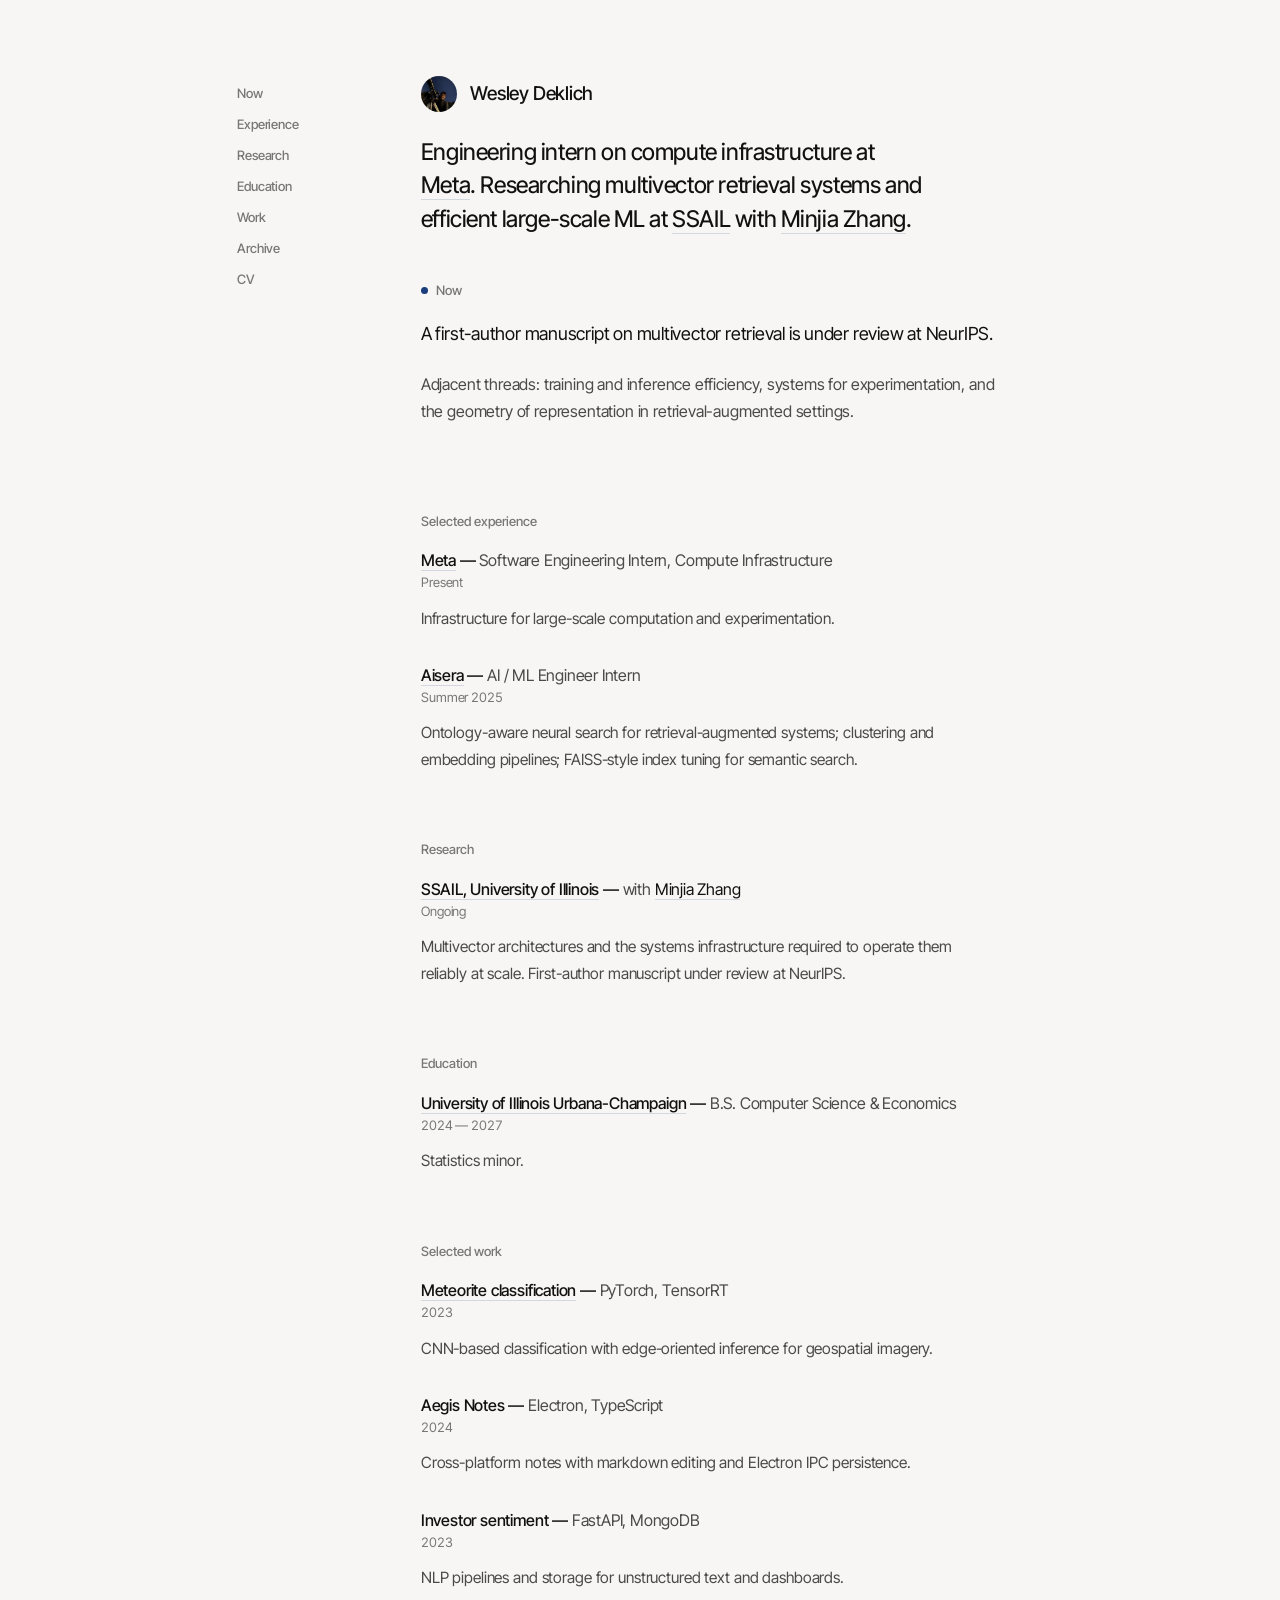
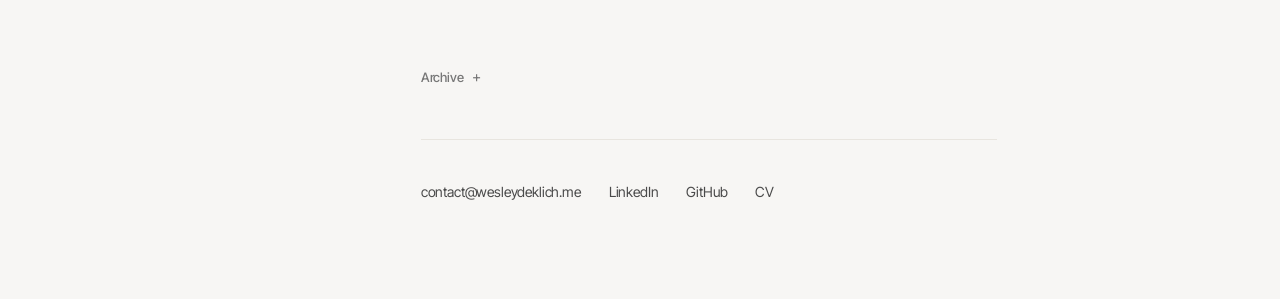
<file: index.html>
<!DOCTYPE html>
<html lang="en">

<head>
  <meta charset="utf-8">
  <meta name="viewport" content="width=device-width, initial-scale=1">
  <meta name="description"
    content="Wesley Deklich — researcher at SSAIL / UIUC, compute infrastructure at Meta. Multivector retrieval systems and efficient large-scale ML.">
  <meta name="author" content="Wesley Deklich">
  <meta name="color-scheme" content="light">
  <link rel="icon" type="image/png" href="img/3.png">
  <link rel="preconnect" href="https://fonts.googleapis.com">
  <link rel="preconnect" href="https://fonts.gstatic.com" crossorigin>
  <link
    href="https://fonts.googleapis.com/css2?family=Inter+Tight:wght@400;450;500;600&display=swap"
    rel="stylesheet">
  <title>Wesley Deklich</title>
  <link href="css/site.css" rel="stylesheet">
</head>

<body>
  <div class="page content">

    <header class="masthead">
      <div class="masthead-id">
        <img class="portrait" src="img/profile.png" alt="">
        <h1>Wesley Deklich</h1>
      </div>

      <p class="thesis">
        Engineering intern on compute infrastructure at <a href="https://about.meta.com/" rel="noopener">Meta</a>.
        Researching multivector retrieval systems and efficient large-scale ML at
        <a href="https://supercomputing-system-ai-lab.github.io/">SSAIL</a>
        with <a href="https://minjiazhang.github.io/">Minjia Zhang</a>.
      </p>
    </header>

    <nav class="rail" aria-label="Sections">
      <a href="#now">Now</a>
      <a href="#experience">Experience</a>
      <a href="#research">Research</a>
      <a href="#education">Education</a>
      <a href="#selected-work">Work</a>
      <a href="#archive">Archive</a>
      <a href="WesleyDeklich.pdf">CV</a>
    </nav>

    <main>

      <section id="now">
        <h2>Now</h2>
        <p>
          A first-author manuscript on multivector retrieval is under review at NeurIPS.
        </p>
        <p class="aside">
          Adjacent threads: training and inference efficiency, systems for experimentation, and the
          geometry of representation in retrieval-augmented settings.
        </p>
      </section>

      <section id="experience">
        <h2>Selected experience</h2>

        <article class="entry">
          <header>
            <p class="entry-title">
              <a href="https://about.meta.com/" rel="noopener">Meta</a> &mdash;
              <span class="role-detail">Software Engineering Intern, Compute Infrastructure</span>
            </p>
            <p class="entry-when">Present</p>
          </header>
          <p>Infrastructure for large-scale computation and experimentation.</p>
        </article>

        <article class="entry">
          <header>
            <p class="entry-title">
              <a href="https://aisera.com/" rel="noopener">Aisera</a> &mdash;
              <span class="role-detail">AI / ML Engineer Intern</span>
            </p>
            <p class="entry-when">Summer 2025</p>
          </header>
          <p>
            Ontology-aware neural search for retrieval-augmented systems; clustering and embedding
            pipelines; FAISS-style index tuning for semantic search.
          </p>
        </article>
      </section>

      <section id="research">
        <h2>Research</h2>

        <article class="entry">
          <header>
            <p class="entry-title">
              <a href="https://supercomputing-system-ai-lab.github.io/">SSAIL, University of Illinois</a> &mdash;
              <span class="role-detail">with <a href="https://minjiazhang.github.io/">Minjia Zhang</a></span>
            </p>
            <p class="entry-when">Ongoing</p>
          </header>
          <p>
            Multivector architectures and the systems infrastructure required to operate them reliably at
            scale. First-author manuscript under review at NeurIPS.
          </p>
        </article>
      </section>

      <section id="education">
        <h2>Education</h2>

        <article class="entry">
          <header>
            <p class="entry-title">
              <a href="https://illinois.edu/" rel="noopener">University of Illinois Urbana-Champaign</a> &mdash;
              <span class="role-detail">B.S. Computer Science &amp; Economics</span>
            </p>
            <p class="entry-when">2024 — 2027</p>
          </header>
          <p>Statistics minor.</p>
        </article>
      </section>

      <section id="selected-work">
        <h2>Selected work</h2>

        <article class="entry">
          <header>
            <p class="entry-title">
              <a href="https://github.com/Wesley3141/Meteorite_Identification" rel="noopener">Meteorite classification</a> &mdash;
              <span class="role-detail">PyTorch, TensorRT</span>
            </p>
            <p class="entry-when">2023</p>
          </header>
          <p>CNN-based classification with edge-oriented inference for geospatial imagery.</p>
        </article>

        <article class="entry">
          <header>
            <p class="entry-title">
              Aegis Notes &mdash;
              <span class="role-detail">Electron, TypeScript</span>
            </p>
            <p class="entry-when">2024</p>
          </header>
          <p>Cross-platform notes with markdown editing and Electron IPC persistence.</p>
        </article>

        <article class="entry">
          <header>
            <p class="entry-title">
              Investor sentiment &mdash;
              <span class="role-detail">FastAPI, MongoDB</span>
            </p>
            <p class="entry-when">2023</p>
          </header>
          <p>NLP pipelines and storage for unstructured text and dashboards.</p>
        </article>
      </section>

      <section id="archive" class="archive">
        <details>
          <summary>Archive</summary>
          <div class="archive-body">
            <p class="archive-intro">
              Earlier roles and side projects. Accurate, but ancillary to the work above.
            </p>

            <article class="entry">
              <header>
                <p class="entry-title">
                  <a href="https://www.csr.utexas.edu/education-outreach/high-school-internships/sees" rel="noopener">STEM
                    Enhancement in Earth Science (SEES)</a> &mdash;
                  <span class="role-detail">Research Intern, UT Austin Center for Space Research</span>
                </p>
                <p class="entry-when">2022</p>
              </header>
              <p>
                Bayesian classification and pairing guidelines for meteorite catalog data; analysis of
                10k+ historical records in Python, TensorFlow, NumPy. Pairing framework based on physical
                attributes, geography, and orbital history. Related work presented at the AGU Fall Meeting.
              </p>
            </article>

            <article class="entry">
              <header>
                <p class="entry-title">
                  <a href="https://www.ringcentral.com/" rel="noopener">RingCentral</a> &mdash;
                  <span class="role-detail">Software Engineering Intern</span>
                </p>
                <p class="entry-when">2022</p>
              </header>
              <p>
                Cloud communication and video services. Latency-oriented analysis in Python and Tableau,
                D3 / Tableau dashboards.
              </p>
            </article>

            <article class="entry">
              <header>
                <p class="entry-title">Aisera <span class="role-detail">— extended notes</span></p>
              </header>
              <p>
                Ontology-driven neural search for retrieval-augmented systems with structured entity hierarchies
                and dense embeddings. Unsupervised clustering with HAC, UMAP, HDBSCAN to organize enterprise
                knowledge bases. FAISS ANN indices (IVF-PQ, HNSW) for low-latency search over multi-million-vector
                corpora.
              </p>
            </article>

            <article class="entry">
              <header>
                <p class="entry-title">
                  Investor analysis dashboard &mdash;
                  <span class="role-detail">FastAPI, MongoDB, NLP</span>
                </p>
              </header>
              <p>
                NLTK and spaCy over investor-facing text; MongoDB schema scaled to hundreds of thousands of rows.
                Dashboard-facing API tuned for high read volume.
              </p>
            </article>

            <article class="entry">
              <header>
                <p class="entry-title">
                  Aegis Notes &mdash;
                  <span class="role-detail">Electron, TypeScript, Tailwind, Jotai, TensorFlow.js</span>
                </p>
              </header>
              <p>
                Markdown editor with preview; persistence via Electron IPC across platforms. Lightweight tagging
                and similarity hooks with TensorFlow.js.
              </p>
            </article>

            <article class="entry">
              <header>
                <p class="entry-title">Other <span class="role-detail">— smaller projects and writing</span></p>
              </header>
              <p>
                UPenn Wharton program (2023). Founded
                <a href="https://marineturtlefoundation.com/" rel="noopener">Marine Turtle Foundation</a>, a
                nonprofit. Built
                <a href="https://everythingkindle.online/" rel="noopener">Everything Kindle</a>, a small
                resale workflow. Earlier writing on
                <a href="https://wesleydeklich.medium.com/inequalities-in-education-75e78231a325" rel="noopener">education
                  inequality</a>.
              </p>
            </article>
          </div>
        </details>
      </section>

    </main>

    <footer class="contact">
      <a href="mailto:contact@wesleydeklich.me">contact@wesleydeklich.me</a>
      <a href="https://www.linkedin.com/in/wesleydeklich/" target="_blank" rel="noopener">LinkedIn</a>
      <a href="https://github.com/wesley3141" target="_blank" rel="noopener">GitHub</a>
      <a href="WesleyDeklich.pdf">CV</a>
    </footer>

  </div>
</body>

</html>
</file>
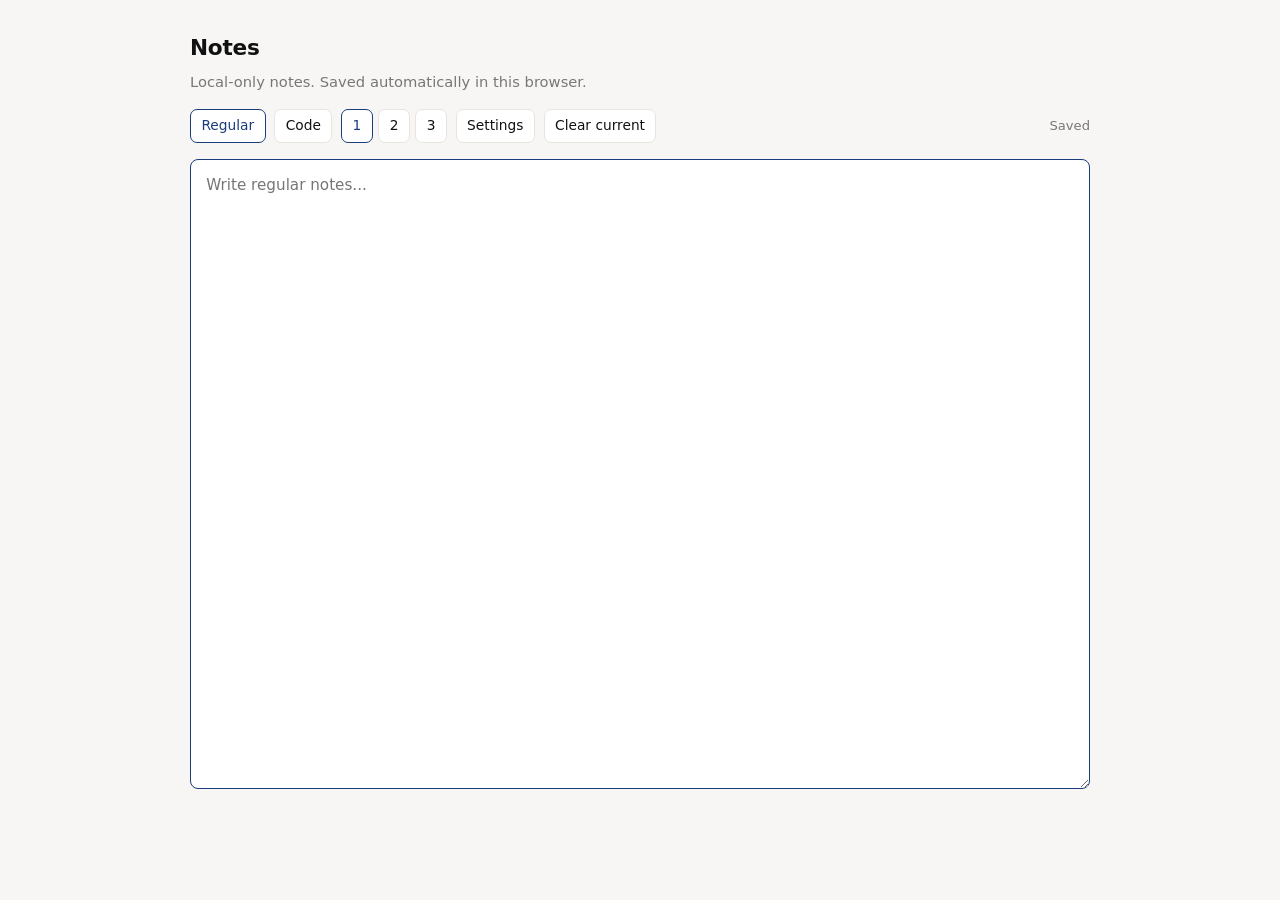
<file: notes/index.html>
<!DOCTYPE html>
<html lang="en">

<head>
  <meta charset="utf-8">
  <meta name="viewport" content="width=device-width, initial-scale=1">
  <title>Notes</title>
  <style>
    :root {
      --bg: #f7f6f4;
      --text: #111111;
      --muted: #777777;
      --line: #e8e5df;
      --accent: #1a3d7c;
    }

    * {
      box-sizing: border-box;
    }

    body {
      margin: 0;
      padding: 2rem 1rem 3rem;
      background: var(--bg);
      color: var(--text);
      font-family: "Inter Tight", "Inter", system-ui, -apple-system, "Segoe UI", sans-serif;
      line-height: 1.5;
    }

    .wrap {
      max-width: 900px;
      margin: 0 auto;
    }

    header {
      margin-bottom: 1rem;
    }

    h1 {
      margin: 0;
      font-size: 1.35rem;
      font-weight: 550;
      letter-spacing: -0.01em;
    }

    .sub {
      margin: 0.4rem 0 0;
      color: var(--muted);
      font-size: 0.92rem;
    }

    .controls {
      display: flex;
      gap: 0.55rem;
      flex-wrap: wrap;
      margin: 1rem 0;
      align-items: center;
    }

    button {
      border: 1px solid var(--line);
      background: #fff;
      color: var(--text);
      font: inherit;
      font-size: 0.86rem;
      padding: 0.35rem 0.65rem;
      border-radius: 7px;
      cursor: pointer;
    }

    button.active {
      border-color: var(--accent);
      color: var(--accent);
    }

    .status {
      margin-left: auto;
      color: var(--muted);
      font-size: 0.82rem;
    }

    .slots {
      display: inline-flex;
      gap: 0.35rem;
      align-items: center;
    }

    .settings {
      position: relative;
    }

    .settings-panel {
      position: absolute;
      top: calc(100% + 0.45rem);
      left: 0;
      z-index: 5;
      min-width: 200px;
      background: #fff;
      border: 1px solid var(--line);
      border-radius: 8px;
      padding: 0.65rem;
      display: none;
      box-shadow: 0 8px 20px rgba(0, 0, 0, 0.06);
    }

    .settings-panel.open {
      display: block;
    }

    .settings-row {
      display: grid;
      gap: 0.35rem;
      margin-bottom: 0.6rem;
    }

    .settings-row:last-child {
      margin-bottom: 0;
    }

    .settings-row label {
      font-size: 0.8rem;
      color: var(--muted);
    }

    .settings-row select {
      border: 1px solid var(--line);
      border-radius: 6px;
      padding: 0.3rem 0.35rem;
      font: inherit;
      font-size: 0.86rem;
      background: #fff;
      color: var(--text);
    }

    textarea {
      width: 100%;
      min-height: 70vh;
      border: 1px solid var(--line);
      border-radius: 8px;
      padding: 0.85rem 0.95rem;
      background: #fff;
      color: var(--text);
      font: inherit;
      font-size: 0.95rem;
      line-height: 1.6;
      resize: vertical;
      outline: none;
    }

    textarea:focus {
      border-color: var(--accent);
    }

    #codeEditor {
      font-family: ui-monospace, SFMono-Regular, Menlo, Monaco, Consolas, "Liberation Mono", monospace;
      font-size: 0.9rem;
      line-height: 1.5;
      tab-size: 2;
      display: none;
    }
  </style>
</head>

<body>
  <div class="wrap">
    <header>
      <h1>Notes</h1>
      <p class="sub">Local-only notes. Saved automatically in this browser.</p>
    </header>

    <div class="controls">
      <button id="regularTab" class="active" type="button">Regular</button>
      <button id="codeTab" type="button">Code</button>
      <div class="slots" role="group" aria-label="Note slots">
        <button class="slot-btn active" data-slot="1" type="button">1</button>
        <button class="slot-btn" data-slot="2" type="button">2</button>
        <button class="slot-btn" data-slot="3" type="button">3</button>
      </div>
      <div class="settings">
        <button id="settingsBtn" type="button" aria-haspopup="true" aria-expanded="false">Settings</button>
        <div id="settingsPanel" class="settings-panel" role="dialog" aria-label="Notes settings">
          <div class="settings-row">
            <label for="fontSizeSelect">Regular note font size</label>
            <select id="fontSizeSelect">
              <option value="0.9rem">Small</option>
              <option value="0.95rem">Default</option>
              <option value="1rem">Large</option>
              <option value="1.05rem">X-Large</option>
            </select>
          </div>
          <div class="settings-row">
            <label for="lineHeightSelect">Regular note line height</label>
            <select id="lineHeightSelect">
              <option value="1.5">Compact</option>
              <option value="1.6">Default</option>
              <option value="1.75">Comfortable</option>
            </select>
          </div>
        </div>
      </div>
      <button id="clearBtn" type="button">Clear current</button>
      <span id="status" class="status">Saved</span>
    </div>

    <textarea id="regularEditor" placeholder="Write regular notes..."></textarea>
    <textarea id="codeEditor" placeholder="Write code notes..."></textarea>
  </div>

  <script>
    (function () {
      var KEYS = {
        tab: "wd_notes_tab_v1",
        slot: "wd_notes_slot_v1",
        regularFontSize: "wd_notes_regular_font_size_v1",
        regularLineHeight: "wd_notes_regular_line_height_v1"
      };

      var regularTab = document.getElementById("regularTab");
      var codeTab = document.getElementById("codeTab");
      var regularEditor = document.getElementById("regularEditor");
      var codeEditor = document.getElementById("codeEditor");
      var clearBtn = document.getElementById("clearBtn");
      var status = document.getElementById("status");
      var settingsBtn = document.getElementById("settingsBtn");
      var settingsPanel = document.getElementById("settingsPanel");
      var fontSizeSelect = document.getElementById("fontSizeSelect");
      var lineHeightSelect = document.getElementById("lineHeightSelect");
      var slotButtons = document.querySelectorAll(".slot-btn");
      var active = localStorage.getItem(KEYS.tab) || "regular";
      var activeSlot = localStorage.getItem(KEYS.slot) || "1";
      var saveTimer;

      fontSizeSelect.value = localStorage.getItem(KEYS.regularFontSize) || "0.95rem";
      lineHeightSelect.value = localStorage.getItem(KEYS.regularLineHeight) || "1.6";

      function keyFor(type, slot) {
        return "wd_notes_" + type + "_slot_" + slot + "_v1";
      }

      function loadSlot(slot) {
        regularEditor.value = localStorage.getItem(keyFor("regular", slot)) || "";
        codeEditor.value = localStorage.getItem(keyFor("code", slot)) || "";

        /* One-time migrate from pre-slot storage keys → slot 1 */
        if (slot === "1" && regularEditor.value === "" && codeEditor.value === "") {
          var legacyR = localStorage.getItem("wd_notes_regular_v1");
          var legacyC = localStorage.getItem("wd_notes_code_v1");
          if (legacyR !== null) localStorage.setItem(keyFor("regular", "1"), legacyR);
          if (legacyC !== null) localStorage.setItem(keyFor("code", "1"), legacyC);
          regularEditor.value = localStorage.getItem(keyFor("regular", slot)) || "";
          codeEditor.value = localStorage.getItem(keyFor("code", slot)) || "";
        }

        slotButtons.forEach(function (btn) {
          btn.classList.toggle("active", btn.dataset.slot === slot);
        });
      }

      function applyRegularEditorStyles() {
        regularEditor.style.fontSize = fontSizeSelect.value;
        regularEditor.style.lineHeight = lineHeightSelect.value;
      }

      function setStatus(text) {
        status.textContent = text;
      }

      function showTab(next) {
        active = next;
        localStorage.setItem(KEYS.tab, active);

        var isRegular = active === "regular";
        regularTab.classList.toggle("active", isRegular);
        codeTab.classList.toggle("active", !isRegular);
        regularEditor.style.display = isRegular ? "block" : "none";
        codeEditor.style.display = isRegular ? "none" : "block";
        (isRegular ? regularEditor : codeEditor).focus();
      }

      function saveNow() {
        localStorage.setItem(keyFor("regular", activeSlot), regularEditor.value);
        localStorage.setItem(keyFor("code", activeSlot), codeEditor.value);
        setStatus("Saved");
      }

      function queueSave() {
        setStatus("Saving...");
        clearTimeout(saveTimer);
        saveTimer = setTimeout(saveNow, 200);
      }

      regularEditor.addEventListener("input", queueSave);
      codeEditor.addEventListener("input", queueSave);

      regularTab.addEventListener("click", function () { showTab("regular"); });
      codeTab.addEventListener("click", function () { showTab("code"); });
      slotButtons.forEach(function (button) {
        button.addEventListener("click", function () {
          var nextSlot = button.dataset.slot;
          if (nextSlot === activeSlot) return;
          saveNow();
          activeSlot = nextSlot;
          localStorage.setItem(KEYS.slot, activeSlot);
          loadSlot(activeSlot);
        });
      });

      settingsBtn.addEventListener("click", function () {
        var isOpen = settingsPanel.classList.toggle("open");
        settingsBtn.setAttribute("aria-expanded", isOpen ? "true" : "false");
      });

      document.addEventListener("click", function (event) {
        if (!settingsPanel.contains(event.target) && event.target !== settingsBtn) {
          settingsPanel.classList.remove("open");
          settingsBtn.setAttribute("aria-expanded", "false");
        }
      });

      fontSizeSelect.addEventListener("change", function () {
        localStorage.setItem(KEYS.regularFontSize, fontSizeSelect.value);
        applyRegularEditorStyles();
      });

      lineHeightSelect.addEventListener("change", function () {
        localStorage.setItem(KEYS.regularLineHeight, lineHeightSelect.value);
        applyRegularEditorStyles();
      });

      function indentSelection(textarea, unindent) {
        var value = textarea.value;
        var start = textarea.selectionStart;
        var end = textarea.selectionEnd;
        var lineStart = value.lastIndexOf("\n", start - 1) + 1;
        var lineEnd = value.indexOf("\n", end);
        if (lineEnd === -1) lineEnd = value.length;
        var selected = value.slice(lineStart, lineEnd);
        var lines = selected.split("\n");
        var updated;

        if (unindent) {
          updated = lines.map(function (line) {
            if (line.startsWith("  ")) return line.slice(2);
            if (line.startsWith("\t")) return line.slice(1);
            if (line.startsWith(" ")) return line.slice(1);
            return line;
          }).join("\n");
        } else {
          updated = lines.map(function (line) { return "  " + line; }).join("\n");
        }

        textarea.value = value.slice(0, lineStart) + updated + value.slice(lineEnd);
        textarea.selectionStart = lineStart;
        textarea.selectionEnd = lineStart + updated.length;
        queueSave();
      }

      codeEditor.addEventListener("keydown", function (event) {
        if (event.key !== "Tab") return;
        event.preventDefault();

        var hasSelection = codeEditor.selectionStart !== codeEditor.selectionEnd;
        if (hasSelection) {
          indentSelection(codeEditor, event.shiftKey);
          return;
        }

        var start = codeEditor.selectionStart;
        var end = codeEditor.selectionEnd;
        var value = codeEditor.value;
        var indent = event.shiftKey ? "" : "  ";

        if (event.shiftKey) {
          var before = value.slice(0, start);
          if (before.endsWith("  ")) {
            codeEditor.value = value.slice(0, start - 2) + value.slice(end);
            codeEditor.selectionStart = start - 2;
            codeEditor.selectionEnd = start - 2;
            queueSave();
          }
          return;
        }

        codeEditor.value = value.slice(0, start) + indent + value.slice(end);
        codeEditor.selectionStart = start + indent.length;
        codeEditor.selectionEnd = start + indent.length;
        queueSave();
      });

      clearBtn.addEventListener("click", function () {
        var editor = active === "regular" ? regularEditor : codeEditor;
        if (!window.confirm("Clear the current note?")) {
          return;
        }
        editor.value = "";
        queueSave();
      });

      window.addEventListener("beforeunload", saveNow);
      applyRegularEditorStyles();
      loadSlot(activeSlot);
      showTab(active);
      setStatus("Saved");
    })();
  </script>
</body>

</html>
</file>
<file: css/site.css>
/*
  Wesley Deklich — single editorial column.
  No mono, no section numbers, no scaffolding. Sans-serif throughout.
  One axis. Three tones. Type and air do the work.
*/

:root {
  --bg: #f7f6f4;
  --primary: #111111;
  --secondary: #4a4a4a;
  --muted: #777777;
  --hairline: #e8e5df;
  --accent: #1a3d7c;
  --accent-soft: rgba(26, 61, 124, 0.16);

  --measure: 36rem;
  --gutter: clamp(1.5rem, 5vw, 3rem);
  --rail-gap: clamp(2.5rem, 6vw, 4.5rem);
  --portrait: 2.25rem;

  --rhythm-section: clamp(3rem, 5.5vw, 4.5rem);
  --rhythm-section-major: clamp(4.25rem, 7vw, 6rem);
  --rhythm-entry: 2rem;

  --ease: cubic-bezier(0.25, 1, 0.3, 1);
}

*,
*::before,
*::after {
  box-sizing: border-box;
}

html {
  scroll-behavior: smooth;
}

@media (prefers-reduced-motion: reduce) {
  html {
    scroll-behavior: auto;
  }

  body {
    animation: none;
    opacity: 1;
  }
}

body {
  margin: 0;
  font-family:
    'Inter Tight',
    system-ui,
    -apple-system,
    'Segoe UI',
    sans-serif;
  font-size: 1.0625rem;
  font-weight: 400;
  line-height: 1.7;
  letter-spacing: -0.01em;
  color: var(--secondary);
  background: var(--bg);
  -webkit-font-smoothing: antialiased;
  text-rendering: optimizeLegibility;
  opacity: 0;
  animation: enter 700ms var(--ease) 50ms forwards;
}

@keyframes enter {
  to {
    opacity: 1;
  }
}

::selection {
  background: var(--accent-soft);
  color: var(--primary);
}

a {
  color: var(--primary);
  text-decoration: none;
  border-bottom: 1px solid var(--hairline);
  transition:
    border-color 220ms var(--ease),
    color 220ms var(--ease);
}

a:hover,
a:focus-visible {
  color: var(--accent);
  border-bottom-color: var(--accent);
  outline: none;
}

/* —————————————————————————————————————————
   Page shell — one column, indented from a quiet rail.
   Asymmetric: rail floats left, content occupies the dominant measure.
   ————————————————————————————————————————— */

.page {
  position: relative;
  max-width: 60rem;
  margin: 0 auto;
  padding: clamp(2.75rem, 6vw, 4.75rem) var(--gutter) clamp(4rem, 8vw, 6rem);
  display: grid;
  grid-template-columns: minmax(0, 1fr);
  row-gap: clamp(2.25rem, 4vw, 3rem);
}

@media (min-width: 880px) {
  .page {
    grid-template-columns: 7rem minmax(0, var(--measure));
    column-gap: var(--rail-gap);
    padding-left: clamp(2.5rem, 6vw, 5rem);
  }

  .masthead,
  main,
  .contact {
    grid-column: 2;
  }

  .rail {
    grid-column: 1;
    grid-row: 1 / span 3;
  }
}

/* —————————————————————————————————————————
   Masthead — strict left axis under the name.
   Photo and name share one line; everything else aligns to the name.
   ————————————————————————————————————————— */

.masthead {
  max-width: var(--measure);
  display: grid;
  row-gap: 1.5rem;
}

.masthead-id {
  display: flex;
  align-items: center;
  gap: 0.85rem;
}

.portrait {
  width: var(--portrait);
  height: var(--portrait);
  border-radius: 50%;
  object-fit: cover;
  flex-shrink: 0;
  filter: grayscale(0.05);
}

h1 {
  margin: 0;
  font-family: inherit;
  font-size: clamp(1.0625rem, 1.6vw, 1.1875rem);
  font-weight: 500;
  letter-spacing: -0.012em;
  color: var(--primary);
  line-height: 1.2;
}

.thesis {
  margin: 0;
  font-size: clamp(1.1875rem, 1.9vw, 1.4375rem);
  font-weight: 450;
  line-height: 1.45;
  letter-spacing: -0.018em;
  color: var(--primary);
  max-width: 32rem;
}

.thesis a {
  color: var(--primary);
  border-bottom-color: var(--accent-soft);
}

.thesis a:hover {
  color: var(--accent);
  border-bottom-color: var(--accent);
}

.standfirst {
  margin: 0;
  font-size: 0.9375rem;
  font-weight: 400;
  color: var(--muted);
  line-height: 1.55;
  max-width: 32rem;
}

/* —————————————————————————————————————————
   Rail — quiet, sits to the left, never speaks above the content.
   ————————————————————————————————————————— */

.rail {
  display: flex;
  flex-direction: column;
  gap: 0.55rem;
  font-size: 0.8125rem;
  font-weight: 500;
  letter-spacing: -0.005em;
}

.rail a {
  color: var(--muted);
  border-bottom: none;
  width: max-content;
  transition: color 220ms var(--ease);
}

.rail a:hover,
.rail a:focus-visible {
  color: var(--primary);
}

@media (min-width: 880px) {
  .rail {
    position: sticky;
    top: clamp(2.75rem, 6vw, 4.75rem);
    align-self: start;
    padding-top: 0.4rem;
  }
}

@media (max-width: 879px) {
  .rail {
    flex-direction: row;
    flex-wrap: wrap;
    column-gap: 1.25rem;
    row-gap: 0.4rem;
    padding-top: 0.5rem;
    border-top: 1px solid var(--hairline);
  }
}

/* —————————————————————————————————————————
   Main column — sections separated by air, not lines.
   ————————————————————————————————————————— */

main {
  max-width: var(--measure);
  display: grid;
  row-gap: var(--rhythm-section);
}

/* Conceptual shift between "Now" and the body of work below. */
section#experience {
  margin-top: calc(var(--rhythm-section-major) - var(--rhythm-section));
}

section {
  display: grid;
  row-gap: 1.35rem;
}

section h2 {
  margin: 0;
  font-family: inherit;
  font-size: 0.8125rem;
  font-weight: 500;
  letter-spacing: 0;
  color: var(--muted);
  line-height: 1;
  display: inline-flex;
  align-items: center;
  gap: 0.5rem;
}

/* Identity mark — one accent dot beside "Now". The page's only colored element. */
section#now h2::before {
  content: '';
  width: 0.4375rem;
  height: 0.4375rem;
  border-radius: 50%;
  background: var(--accent);
  display: inline-block;
}

/* "Now" lede — slightly larger, primary-tone paragraph. */
section#now > p:first-of-type {
  margin: 0;
  font-size: 1.125rem;
  font-weight: 400;
  line-height: 1.7;
  letter-spacing: -0.012em;
  color: var(--primary);
}

section#now .aside {
  margin: 0;
  font-size: 1rem;
  color: var(--secondary);
  line-height: 1.7;
}

/* —————————————————————————————————————————
   Entries — narrative, not resume-row.
     "Org — Role"
     date
     paragraph
   ————————————————————————————————————————— */

section .entry {
  display: grid;
  row-gap: 0.25rem;
  margin: 0;
}

section .entry + .entry {
  margin-top: calc(var(--rhythm-entry) - 1.35rem);
}

.entry > header {
  display: grid;
  row-gap: 0.05rem;
}

.entry-title {
  margin: 0;
  font-size: 1rem;
  font-weight: 500;
  letter-spacing: -0.012em;
  color: var(--primary);
  line-height: 1.45;
}

.entry-title a {
  color: var(--primary);
  border-bottom-color: var(--accent-soft);
}

.entry-title .role-detail {
  color: var(--secondary);
  font-weight: 400;
}

.entry-when {
  margin: 0;
  font-size: 0.8125rem;
  font-weight: 400;
  letter-spacing: -0.005em;
  color: var(--muted);
  font-variant-numeric: tabular-nums;
  line-height: 1.5;
}

.entry > p {
  margin: 0.55rem 0 0;
  font-size: 0.96875rem;
  line-height: 1.7;
  letter-spacing: -0.008em;
  color: var(--secondary);
  max-width: var(--measure);
}

/* —————————————————————————————————————————
   Archive — folded by default. Same language as the rest, just opt-in.
   ————————————————————————————————————————— */

section.archive {
  row-gap: 0;
}

section.archive details {
  margin: 0;
}

section.archive summary {
  list-style: none;
  cursor: pointer;
  display: inline-flex;
  align-items: center;
  gap: 0.5rem;
  font-size: 0.8125rem;
  font-weight: 500;
  color: var(--muted);
  width: max-content;
  transition: color 220ms var(--ease);
}

section.archive summary::-webkit-details-marker {
  display: none;
}

section.archive summary::after {
  content: '+';
  font-size: 0.9375rem;
  font-weight: 400;
  color: var(--muted);
  transition: color 220ms var(--ease);
}

section.archive details[open] summary::after {
  content: '\2212';
}

section.archive summary:hover,
section.archive summary:focus-visible {
  color: var(--primary);
  outline: none;
}

section.archive summary:hover::after,
section.archive summary:focus-visible::after {
  color: var(--primary);
}

.archive-body {
  margin-top: 1.75rem;
  display: grid;
  row-gap: 1.5rem;
}

.archive-intro {
  margin: 0 0 0.5rem;
  font-size: 0.96875rem;
  color: var(--muted);
  font-style: italic;
}

.archive-body .entry + .entry {
  margin-top: 0;
}

.archive-body .entry > p {
  font-size: 0.9375rem;
  color: var(--secondary);
  line-height: 1.7;
}

/* —————————————————————————————————————————
   Contact — one quiet line.
   ————————————————————————————————————————— */

.contact {
  display: flex;
  flex-wrap: wrap;
  gap: 1.25rem 1.75rem;
  margin: 0;
  padding-top: clamp(1.75rem, 4vw, 2.5rem);
  border-top: 1px solid var(--hairline);
  font-size: 0.875rem;
  color: var(--muted);
  max-width: var(--measure);
}

.contact a {
  color: var(--secondary);
  border-bottom: none;
  transition: color 220ms var(--ease);
}

.contact a:hover,
.contact a:focus-visible {
  color: var(--accent);
}

/* —————————————————————————————————————————
   Small viewports — collapse the rail above content; let the column breathe.
   ————————————————————————————————————————— */

@media (max-width: 879px) {
  .page {
    grid-template-areas:
      'masthead'
      'rail'
      'main'
      'contact';
    row-gap: clamp(2rem, 5vw, 3rem);
  }

  .masthead {
    grid-area: masthead;
  }

  .rail {
    grid-area: rail;
  }

  main {
    grid-area: main;
  }

  .contact {
    grid-area: contact;
  }
}
</file>
